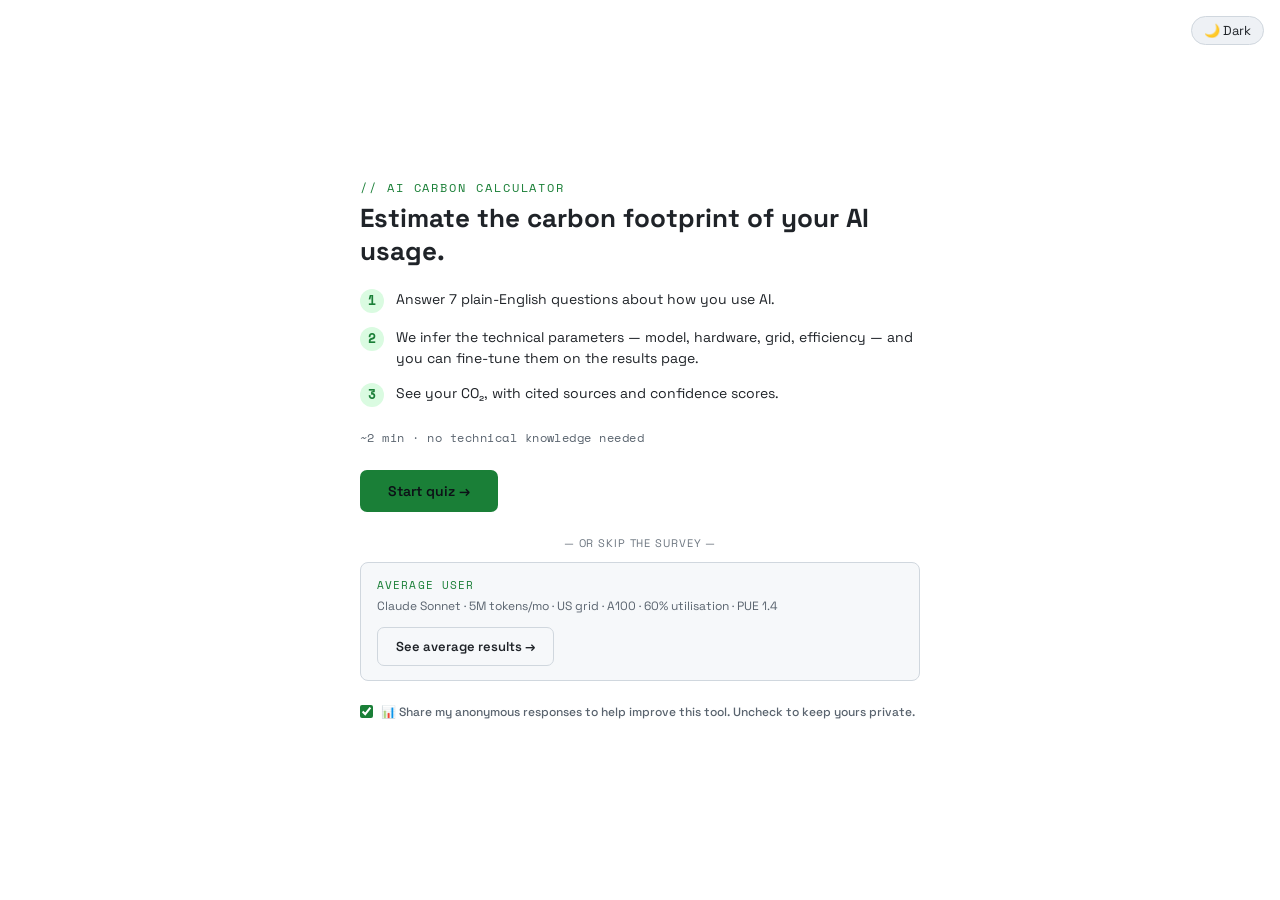
<file: index.html>
<!DOCTYPE html>
<html lang="en">
<head>
<meta charset="UTF-8">
<meta name="viewport" content="width=device-width, initial-scale=1.0">
<title>AI Carbon Calculator</title>
<style>
@import url('https://fonts.googleapis.com/css2?family=Space+Grotesk:wght@300;400;500;600;700&family=Space+Mono:wght@400;700&display=swap');

:root {
  --bg:        #0d1117;
  --surface:   #161b22;
  --surface2:  #1c2330;
  --border:    #444c56;       /* was #30363d — lifted for AA non-text contrast */
  --green:     #3fb950;
  --green-dim: #122d1a;
  --amber:     #e3b341;
  --amber-dim: #3d2f0a;
  --red:       #ff7b72;        /* was #f85149 — lifted for 4.5:1 on bg */
  --red-dim:   #3d0f0d;
  --blue:      #79b8ff;        /* was #58a6ff — lifted for 4.5:1 on bg */
  --purple:    #bc8cff;
  --text:      #e6edf3;
  --muted:     #b1bac4;        /* was #8b949e — lifted for AA on small text */
  --dim:       #8b949e;        /* was #484f58 — lifted to meet 4.5:1 on bg */
  --divider:   #21262d;        /* low-contrast row separator (less "griddy") */
  /* equivalents-only accents — deliberately distinct from every semantic colour above */
  --teal:      #2fd4c6;        /* trees/yr to offset */
  --orange:    #ff9d3c;        /* km driven */
  --pink:      #ff8ad4;        /* USD cost */
  --focus:     #79c0ff;        /* high-contrast focus ring */
  --mono:      'Space Mono', monospace;
  --sans:      'Space Grotesk', sans-serif;
}

/* ── Light theme — accents darkened for AA 4.5:1 on white ── */
[data-theme="light"] {
  --bg:        #ffffff;
  --surface:   #f6f8fa;
  --surface2:  #eef1f5;
  --border:    #d0d7de;
  --divider:   #eaecef;
  --teal:      #0f766e;        /* trees/yr to offset (AA on white) */
  --orange:    #b35900;        /* km driven (AA on white) */
  --pink:      #b83280;        /* USD cost (AA on white) */
  --green:     #1a7f37;
  --green-dim: #dafbe1;
  --amber:     #9a6700;
  --amber-dim: #fff8c5;
  --red:       #cf222e;
  --red-dim:   #ffebe9;
  --blue:      #0969da;
  --purple:    #8250df;
  --text:      #1f2328;
  --muted:     #59636e;
  --dim:       #6e7781;
  --focus:     #0969da;
}

/* ── Accessible focus rings: visible on every interactive control ── */
:focus { outline: none; }
:focus-visible {
  outline: 2px solid var(--focus);
  outline-offset: 2px;
  border-radius: 4px;
}
/* sliders need a different treatment so the ring doesn't clip the thumb */
input[type=range]:focus-visible {
  outline: 2px solid var(--focus);
  outline-offset: 4px;
}

/* visually-hidden helper for screen-reader-only labels */
.sr-only {
  position: absolute !important;
  width: 1px; height: 1px;
  padding: 0; margin: -1px;
  overflow: hidden; clip: rect(0,0,0,0);
  white-space: nowrap; border: 0;
}

*{box-sizing:border-box;margin:0;padding:0;}
html,body{height:100%;}
body{background:var(--bg);color:var(--text);font-family:var(--sans);min-height:100vh;padding:0;}

/* ══════════════════════════════════════════
   INTRO / LANDING
══════════════════════════════════════════ */
#intro {
  position:relative;
  min-height:100vh;
  display:flex;flex-direction:column;
  align-items:center;justify-content:center;
  padding:32px 20px;
}
.theme-toggle{
  position:absolute; top:16px; right:16px;
  background:var(--surface2); border:1px solid var(--border); color:var(--text);
  border-radius:20px; padding:5px 12px; font-size:13px; font-family:inherit; cursor:pointer;
}
.theme-toggle:hover{ border-color:var(--muted); }
.consent{display:flex;gap:8px;align-items:flex-start;margin-top:22px;
  font-size:12px;color:var(--muted);line-height:1.5;cursor:pointer;}
.consent input{margin-top:2px;accent-color:var(--green);}
.intro-title {
  font-size:26px;font-weight:700;line-height:1.25;margin-bottom:22px;
}
.intro-steps {
  list-style:none;display:flex;flex-direction:column;gap:14px;margin-bottom:22px;
}
.intro-steps li {
  display:flex;align-items:flex-start;gap:12px;
  font-size:14px;line-height:1.5;color:var(--text);
}
.intro-step-n {
  flex:none;width:24px;height:24px;border-radius:50%;
  background:var(--green-dim);color:var(--green);
  font-family:var(--mono);font-size:13px;font-weight:700;
  display:flex;align-items:center;justify-content:center;
}
.intro-meta {
  font-family:var(--mono);font-size:12px;color:var(--muted);
  letter-spacing:.04em;margin-bottom:24px;
}
.intro-start {
  align-self:flex-start;
}
.intro-or {
  font-size:11px;color:var(--dim);text-transform:uppercase;letter-spacing:.08em;
  text-align:center;margin:24px 0 12px;
}
.intro-default {
  background:var(--surface);border:1px solid var(--border);border-radius:8px;padding:14px 16px;
}
.intro-default-lbl {
  font-family:var(--mono);font-size:11px;letter-spacing:.1em;text-transform:uppercase;
  color:var(--green);margin-bottom:4px;
}
.intro-default-vals {
  font-size:12px;color:var(--muted);line-height:1.5;margin-bottom:12px;
}

/* ══════════════════════════════════════════
   WIZARD
══════════════════════════════════════════ */
#wizard {
  min-height:100vh;
  display:flex;
  flex-direction:column;
  align-items:center;
  justify-content:center;
  padding:32px 20px;
}

.wiz-shell {
  width:100%;
  max-width:560px;
}

.wiz-eye {
  font-family:var(--mono);font-size:12px;letter-spacing:.16em;
  text-transform:uppercase;color:var(--green);margin-bottom:6px;
}

.wiz-title {
  font-size:22px;font-weight:700;margin-bottom:4px;
}

.wiz-sub {
  font-size:13px;color:var(--muted);margin-bottom:28px;line-height:1.5;
}

/* progress */
.prog-bar {
  height:3px;background:var(--border);border-radius:2px;margin-bottom:28px;overflow:hidden;
}
.prog-fill {
  height:100%;background:var(--green);border-radius:2px;transition:width .4s ease;
}
.prog-label {
  font-family:var(--mono);font-size:12px;color:var(--muted);margin-bottom:8px;
  display:flex;justify-content:space-between;
}

/* step card */
.step-card {
  background:var(--surface);border:1px solid var(--border);border-radius:10px;
  padding:28px;margin-bottom:16px;
  animation:fadeUp .3s ease;
}
@keyframes fadeUp{from{opacity:0;transform:translateY(12px)}to{opacity:1;transform:translateY(0)}}

.step-q {
  font-size:17px;font-weight:600;line-height:1.4;margin-bottom:6px;
}
.step-hint {
  font-size:12px;color:var(--muted);margin-bottom:20px;line-height:1.5;
}
.step-why {
  font-size:12px;color:var(--muted);margin-top:14px;padding-top:10px;
  border-top:1px solid var(--border);line-height:1.5;font-style:italic;
}

/* likert */
.likert {
  display:flex;gap:8px;
}
.likert-opt {
  flex:1;display:flex;flex-direction:column;align-items:center;gap:6px;
  cursor:pointer;position:relative;
}
/* Visually hide the radio input but keep it focusable for screen-reader users */
.likert-opt input{
  position:absolute;opacity:0;width:100%;height:100%;top:0;left:0;
  margin:0;cursor:pointer;
}
.likert-opt input:focus-visible ~ .likert-btn{
  outline:2px solid var(--focus);outline-offset:2px;
}
.likert-btn {
  width:100%;padding:10px 4px;border-radius:7px;border:1px solid var(--border);
  background:var(--surface2);font-family:var(--mono);font-size:13px;
  color:var(--text);text-align:center;cursor:pointer;transition:all .18s;
  line-height:1.3;
}
.likert-opt input:checked ~ .likert-btn,
.likert-btn.selected,
.likert-btn[aria-checked="true"] {
  border-color:var(--green);background:var(--green-dim);color:var(--green);
}
.likert-lbl {
  font-size:12px;color:var(--muted);text-align:center;line-height:1.3;
}

/* choice grid */
.choice-grid {
  display:grid;gap:8px;
}
.choice-grid.cols2{grid-template-columns:1fr 1fr;}
.choice-grid.cols1{grid-template-columns:1fr;}

.choice-opt {
  background:var(--surface2);border:1px solid var(--border);border-radius:7px;
  padding:12px 14px;cursor:pointer;transition:all .18s;
  display:flex;flex-direction:column;gap:3px;
  text-align:left;width:100%;color:inherit;font-family:inherit;
}
.choice-opt:hover{border-color:var(--muted);}
.choice-opt.selected,
.choice-opt[aria-checked="true"]{border-color:var(--green);background:var(--green-dim);}
.choice-main{font-size:14px;font-weight:600;}
.choice-sub{font-size:12px;color:var(--muted);line-height:1.4;}
.choice-opt.selected .choice-sub,
.choice-opt[aria-checked="true"] .choice-sub{color:var(--green);opacity:.85;}

/* token input */
.tok-wrap{display:flex;flex-direction:column;gap:10px;}
.tok-input-row{display:flex;gap:10px;align-items:center;}
.tok-input-row input{
  flex:1;background:var(--surface2);border:1px solid var(--border);border-radius:7px;
  color:var(--text);font-family:var(--mono);font-size:18px;padding:12px 14px;
  outline:none;transition:border-color .2s;
}
.tok-input-row input:focus{border-color:var(--green);}
.tok-unit{font-family:var(--mono);font-size:13px;color:var(--muted);white-space:nowrap;}
.tok-sub{font-size:11px;text-transform:uppercase;letter-spacing:.08em;color:var(--green);
  font-weight:600;margin-bottom:10px;}
.tok-presets{display:grid;grid-template-columns:repeat(4,1fr);gap:8px;margin-bottom:8px;}
.tok-divider{display:flex;align-items:center;gap:10px;color:var(--dim);font-size:11px;margin:18px 0 12px;}
.tok-divider::before,.tok-divider::after{content:"";flex:1;height:1px;background:var(--divider);}
.tok-custom-lbl{display:block;font-size:11px;text-transform:uppercase;letter-spacing:.08em;
  color:var(--muted);margin-bottom:8px;}
.tok-preset{
  background:var(--surface2);border:1px solid var(--border);border-radius:5px;
  padding:6px 10px;font-size:12px;font-family:var(--mono);color:var(--text);
  cursor:pointer;transition:all .15s;text-align:center;
}
.tok-preset:hover,.tok-preset.sel,.tok-preset[aria-pressed="true"]{
  border-color:var(--green);color:var(--green);background:var(--green-dim);
}
.tok-preset-sub{font-size:11px;color:var(--muted);}
.tok-preset:hover .tok-preset-sub,
.tok-preset.sel .tok-preset-sub,
.tok-preset[aria-pressed="true"] .tok-preset-sub{color:var(--green);opacity:.85;}
.tok-fallback{font-size:12px;color:var(--muted);margin-top:4px;}

/* nav */
.wiz-nav{display:flex;justify-content:space-between;align-items:center;gap:12px;}
.btn {
  padding:10px 22px;border-radius:7px;font-family:var(--sans);font-size:13px;
  font-weight:600;cursor:pointer;transition:all .2s;border:none;
}
.btn-back{background:none;border:1px solid var(--border);color:var(--muted);}
.btn-back:hover{border-color:var(--muted);color:var(--text);}
.btn-next{background:var(--green);color:#0d1117;}
.btn-next:hover{filter:brightness(1.1);}
.btn-next:disabled{background:var(--border);color:var(--dim);cursor:not-allowed;}
.btn-calc{background:var(--green);color:#0d1117;padding:12px 28px;font-size:14px;}
.btn-calc:hover{filter:brightness(1.1);}

.btn-redo{background:none;border:1px solid var(--border);color:var(--text);padding:10px 18px;
  border-radius:7px;font-family:var(--sans);font-size:13px;cursor:pointer;transition:all .2s;}
.btn-redo:hover,.btn-redo:focus-visible{border-color:var(--muted);color:var(--text);}

/* ══════════════════════════════════════════
   CALCULATOR
══════════════════════════════════════════ */
#calcScreen{display:none;padding:28px 20px 72px;}

.hdr{max-width:920px;margin:0 auto 24px;border-bottom:1px solid var(--border);padding-bottom:18px;}
.hdr-eye{font-family:var(--mono);font-size:12px;letter-spacing:.16em;text-transform:uppercase;color:var(--green);margin-bottom:6px;}
.hdr h1{font-size:24px;font-weight:700;line-height:1.2;margin-bottom:4px;}
.hdr p{color:var(--muted);font-size:14px;line-height:1.5;max-width:560px;}
.hdr-retake{font-size:13px;color:var(--blue);background:none;border:none;padding:0;cursor:pointer;text-decoration:underline;margin-top:6px;display:inline-block;font-family:inherit;}

.wrap{max-width:920px;margin:0 auto;display:grid;grid-template-columns:1fr 1fr;gap:14px;}
.full{grid-column:1/-1;}

.card{background:var(--surface);border:1px solid var(--border);border-radius:8px;padding:16px;}
.clabel{font-family:var(--mono);font-size:12px;letter-spacing:.12em;text-transform:uppercase;
  color:var(--muted);margin-bottom:12px;display:flex;align-items:center;gap:8px;}
.clabel::after{content:'';flex:1;height:1px;background:var(--border);}

.igroup{margin-bottom:12px;}
.igroup:last-child{margin-bottom:0;}
.irow{display:flex;justify-content:space-between;align-items:baseline;margin-bottom:4px;}
label{font-size:13px;font-weight:500;}
.ival{font-family:var(--mono);font-size:13px;color:var(--blue);}
.info-tip{display:none;margin-left:6px;color:var(--blue);cursor:help;font-size:12px;}
.info-tip.on{display:inline;}
.surveyed{font-family:var(--mono);font-size:11px;color:var(--green);
  background:var(--green-dim);padding:2px 6px;border-radius:3px;margin-left:6px;}

input[type=range]{width:100%;-webkit-appearance:none;appearance:none;height:3px;
  background:var(--border);border-radius:2px;outline:none;cursor:pointer;margin:3px 0;}
input[type=range]::-webkit-slider-thumb{-webkit-appearance:none;width:13px;height:13px;
  border-radius:50%;background:var(--blue);cursor:pointer;transition:transform .1s;}
input[type=range]::-webkit-slider-thumb:hover{transform:scale(1.3);}

input[type=number],select{background:var(--surface2);border:1px solid var(--border);
  border-radius:6px;color:var(--text);font-family:var(--sans);font-size:13px;
  padding:7px 10px;width:100%;outline:none;transition:border-color .2s;}
input[type=number]:focus,select:focus{border-color:var(--blue);}
input[type=number]{font-family:var(--mono);}
.hint{font-size:12px;color:var(--muted);margin-top:3px;line-height:1.5;}

.split-bar{display:flex;height:7px;border-radius:4px;overflow:hidden;margin:5px 0;}
.split-in{background:var(--blue);transition:width .2s;}
.split-out{background:var(--purple);flex:1;}
.split-legend{display:flex;gap:14px;font-size:12px;color:var(--muted);}
.dot{width:7px;height:7px;border-radius:50%;display:inline-block;}

/* results */
.rgrid{display:grid;grid-template-columns:repeat(4,1fr);gap:10px;margin-bottom:12px;}
.rcell{background:var(--surface2);border:1px solid var(--border);border-radius:7px;
  padding:12px 8px;text-align:center;}
.rnum{font-family:var(--mono);font-size:20px;font-weight:700;line-height:1;margin-bottom:3px;color:var(--text);}
/* equivalents get their own accents (carbon headline stays impact-coloured via JS) */
.c-km{color:var(--orange);}
.c-trees{color:var(--teal);}
.c-cost{color:var(--pink);}
.runit{font-size:12px;color:var(--muted);text-transform:uppercase;letter-spacing:.06em;margin-bottom:2px;}
.rlbl{font-size:12px;color:var(--muted);}
.cg{color:var(--green);}.ca{color:var(--amber);}.cb{color:var(--blue);}.cr{color:var(--red);}

.pertok-row{background:var(--surface2);border:1px solid var(--border);border-radius:7px;
  padding:11px 14px;display:flex;justify-content:space-between;align-items:center;margin-bottom:12px;}

.disclosure{display:flex;gap:9px;align-items:flex-start;
  background:var(--amber-dim);border:1px solid var(--amber);border-radius:6px;
  padding:10px 12px;margin-bottom:12px;font-size:12px;line-height:1.55;color:var(--text);}
.disclosure .disclosure-icon{flex:none;}
.disclosure b{color:var(--amber);}

/* Insights & actions */
.ins-block{margin-bottom:14px;}
.ins-block:last-child{margin-bottom:0;}
.ins-h{font-size:13px;font-weight:600;color:var(--text);margin-bottom:6px;}
.ins-line{font-size:13px;line-height:1.5;color:var(--text);border-left:3px solid var(--green);
  padding-left:10px;margin-bottom:6px;}
.ins-line b{color:var(--green);}
.ins-principle{color:var(--muted);}
.ins-principle b{color:var(--text);}
.ins-list{margin:0;padding-left:18px;}
.ins-list li{font-size:12px;line-height:1.6;color:var(--muted);}
.ins-list li b{color:var(--text);}

.btn-share{background:var(--surface2);border:1px solid var(--green);color:var(--green);
  padding:9px 16px;border-radius:6px;font-family:var(--sans);font-size:13px;font-weight:600;
  cursor:pointer;transition:all .2s;}
.btn-share:hover,.btn-share:focus-visible{background:var(--green-dim);}
.share-toast{font-family:var(--mono);font-size:12px;color:var(--green);
  align-self:center;opacity:0;transition:opacity .25s;}
.share-toast.show{opacity:1;}

.eqbox{background:var(--surface2);border:1px solid var(--border);border-radius:6px;
  padding:14px 16px;font-family:var(--mono);font-size:12px;line-height:1.5;color:var(--text);}
.eqledger{display:flex;flex-direction:column;}
.eq-head{color:var(--blue);margin-bottom:4px;}
.eq-sec{color:var(--muted);text-transform:uppercase;letter-spacing:.1em;
  font-size:11px;margin:10px 0 4px;}
.eq-row{display:flex;justify-content:space-between;align-items:baseline;
  gap:12px;padding:3px 0;}
.eq-row > span:first-child{color:var(--muted);}
.eq-val{color:var(--green);white-space:nowrap;font-weight:500;}
.eq-tag{color:var(--dim);font-size:10px;text-transform:uppercase;letter-spacing:.06em;}
.eq-total{display:flex;justify-content:space-between;align-items:baseline;gap:12px;
  border-top:1px solid var(--border);margin-top:8px;padding-top:8px;font-weight:700;}
.eq-total .eq-val{color:var(--green);font-size:13px;}
.eq-pertok{display:flex;justify-content:flex-end;color:var(--muted);font-size:11px;margin-top:3px;}

.cbar-wrap{margin-bottom:8px;}
.cbar-top{display:flex;justify-content:space-between;font-size:13px;color:var(--text);margin-bottom:3px;}
.cbar{height:4px;background:var(--border);border-radius:3px;overflow:hidden;}
.cbar-fill{height:100%;border-radius:3px;transition:width .4s ease;}

.cmp-row{display:flex;align-items:center;gap:10px;padding:6px 8px;border-radius:7px;
  font-family:var(--mono);font-size:13px;margin-bottom:6px;}
.cmp-row.you{background:var(--surface2);border:1px solid var(--border);}
.cmp-name{flex:0 0 150px;color:var(--text);}
.cmp-you{font-size:10px;color:var(--blue);border:1px solid var(--blue);border-radius:4px;
  padding:0 5px;margin-left:6px;font-family:var(--sans);}
.cmp-track{flex:1;height:14px;background:var(--surface2);border-radius:3px;overflow:hidden;}
.cmp-bar{height:100%;background:var(--dim);border-radius:3px;}
.cmp-val{flex:0 0 auto;color:var(--text);font-weight:700;min-width:70px;text-align:right;}

.atbl{width:100%;border-collapse:collapse;font-size:13px;}
.atbl th{text-align:left;color:var(--muted);font-weight:500;padding:6px 8px;
  border-bottom:1px solid var(--border);font-family:var(--mono);font-size:12px;
  text-transform:uppercase;letter-spacing:.08em;}
.atbl td{padding:7px 8px;border-bottom:1px solid var(--divider);color:var(--muted);vertical-align:top;}
.atbl td:first-child{color:var(--text);font-weight:500;}
.atbl td:nth-child(2){font-family:var(--mono);color:var(--green);}
.atbl td.contrib{color:var(--muted);font-size:12px;line-height:1.5;}
.atbl a{color:var(--blue);text-decoration:underline;font-size:12px;font-family:var(--mono);}
.atbl a:hover{color:var(--focus);}

.badge{display:inline-block;padding:3px 7px;border-radius:3px;
  font-family:var(--mono);font-size:11px;font-weight:700;letter-spacing:.05em;}
.bl{background:var(--green-dim);color:var(--green);}
.bm{background:var(--amber-dim);color:var(--amber);}
.bh{background:var(--red-dim);color:var(--red);}

.tog{background:none;border:1px solid var(--border);border-radius:6px;color:var(--text);
  cursor:pointer;font-family:var(--sans);font-size:13px;padding:6px 12px;
  transition:all .2s;margin-top:8px;}
.tog:hover,.tog:focus-visible{border-color:var(--green);color:var(--green);}
.adv{display:none;margin-top:10px;}
.adv.open{display:block;}
/* "More information" button row */
.more-h{font-family:var(--mono);font-size:12px;color:var(--muted);text-transform:uppercase;
  letter-spacing:.08em;margin:18px 0 10px;text-align:center;}
.more-btns{display:flex;flex-wrap:wrap;gap:8px;justify-content:center;}
.more-btns .tog{margin-top:0;}
.subdiv{font-family:var(--mono);font-size:12px;color:var(--muted);text-transform:uppercase;
  letter-spacing:.1em;margin:8px 0 6px;}

.loc-tbl{width:100%;font-size:13px;border-collapse:collapse;}
.loc-tbl td{padding:8px 4px;border-bottom:1px solid var(--divider);}
.loc-tbl td:last-child{font-family:var(--mono);text-align:right;}
.loc-tbl tr.active-loc td{color:var(--green);}
.loc-tbl tr{cursor:pointer;}
.loc-tbl tr:hover td{color:var(--text);background:var(--surface2);}
.loc-tbl tr:focus-visible{outline:2px solid var(--focus);outline-offset:-2px;}

.grid-or{font-size:11px;color:var(--dim);text-transform:uppercase;letter-spacing:.08em;
  margin:6px 0;text-align:center;}
</style>
</head>
<body>

<!-- ══════════════════════════════════════════
     INTRO / LANDING SCREEN
══════════════════════════════════════════ -->
<main id="intro" aria-labelledby="introTitle">
<div class="wiz-shell">
  <div class="wiz-eye" aria-hidden="true">// AI Carbon Calculator</div>
  <button id="themeToggle" class="theme-toggle" type="button"
          aria-label="Switch between light and dark theme" onclick="toggleTheme()">☀️ Light</button>
  <h1 class="intro-title" id="introTitle">Estimate the carbon footprint of your AI usage.</h1>

  <ol class="intro-steps">
    <li><span class="intro-step-n" aria-hidden="true">1</span><span>Answer 7 plain-English questions about how you use AI.</span></li>
    <li><span class="intro-step-n" aria-hidden="true">2</span><span>We infer the technical parameters — model, hardware, grid, efficiency — and you can fine-tune them on the results page.</span></li>
    <li><span class="intro-step-n" aria-hidden="true">3</span><span>See your CO₂, with cited sources and confidence scores.</span></li>
  </ol>

  <p class="intro-meta">~2 min · no technical knowledge needed</p>

  <button class="btn btn-calc intro-start" onclick="startQuiz()" type="button">Start quiz →</button>

  <div class="intro-or" aria-hidden="true">— or skip the survey —</div>
  <div class="intro-default">
    <div class="intro-default-lbl">Average user</div>
    <div class="intro-default-vals">Claude Sonnet · 5M tokens/mo · US grid · A100 · 60% utilisation · PUE 1.4</div>
    <button class="btn btn-redo" onclick="runDefaults()" type="button">See average results →</button>
  </div>

  <label class="consent" for="consentChk">
    <input type="checkbox" id="consentChk" checked>
    <span>📊 Share my anonymous responses to help improve this tool. Uncheck to keep yours private.</span>
  </label>
</div>
</main>

<!-- ══════════════════════════════════════════
     WIZARD SCREEN
══════════════════════════════════════════ -->
<main id="wizard" aria-labelledby="wizTitle" style="display:none">
<div class="wiz-shell">
  <div class="wiz-eye" aria-hidden="true">// AI Carbon Calculator</div>
  <h1 class="wiz-title" id="wizTitle">Let's profile your AI usage</h1>
  <p class="wiz-sub">7 quick questions. No technical knowledge needed — we'll infer the parameters from your answers.</p>

  <div class="prog-label" aria-live="polite" aria-atomic="true">
    <span id="stepLabel">Question 1 of 8</span>
    <span id="stepPct">0%</span>
  </div>
  <div class="prog-bar"
       role="progressbar"
       aria-label="Survey progress"
       aria-valuemin="0" aria-valuemax="100" aria-valuenow="0"
       id="progBar">
    <div class="prog-fill" id="progFill" style="width:0%"></div>
  </div>

  <div id="stepContainer"></div>

  <nav class="wiz-nav" aria-label="Survey navigation">
    <button class="btn btn-back" id="btnBack" onclick="wizBack()" style="visibility:hidden" type="button">← Back</button>
    <button class="btn btn-next" id="btnNext" onclick="wizNext()" disabled type="button">Next →</button>
  </nav>
</div>
</main>

<!-- ══════════════════════════════════════════
     CALCULATOR SCREEN
══════════════════════════════════════════ -->
<main id="calcScreen" aria-labelledby="calcTitle" style="display:none;">
<div class="hdr">
  <div class="hdr-eye" aria-hidden="true">// AI Carbon Impact Calculator</div>
  <h1 id="calcTitle">Your Monthly AI Carbon Footprint</h1>
  <p>Results calibrated from your survey. Expand “⚙ Explore parameters” below to fine-tune any value.</p>
  <button class="hdr-retake" onclick="retakeSurvey()" type="button">↺ Retake survey to recalibrate</button>
</div>

<div class="wrap">

  <!-- RESULTS (outcome-first) -->
  <div class="card full">
    <div class="clabel">Results — this month</div>

    <div class="rgrid" id="resultsLive" aria-live="polite" aria-atomic="true">
      <div class="rcell"><div class="rnum" id="r-co2" aria-label="Total kilograms of CO2">—</div><div class="runit">kg CO₂</div><div class="rlbl">total</div></div>
      <div class="rcell"><div class="rnum c-km" id="r-km" aria-label="Equivalent kilometers driven by car">—</div><div class="runit">km driven</div><div class="rlbl">car equiv.</div></div>
      <div class="rcell"><div class="rnum c-trees" id="r-trees" aria-label="Trees per year to offset">—</div><div class="runit">trees/yr</div><div class="rlbl">to offset</div></div>
      <div class="rcell"><div class="rnum c-cost" id="r-cost" aria-label="Cost in US dollars at $50 per tonne carbon">—</div><div class="runit">USD</div><div class="rlbl">@ $50/t CO₂</div></div>
    </div>

    <div class="pertok-row">
      <span style="font-size:13px;color:var(--muted)">g CO₂ per token</span>
      <span class="rnum" id="r-pertok" style="font-size:17px" aria-label="Grams of CO2 per token">—</span>
    </div>

    <div class="disclosure" role="note">
      <span class="disclosure-icon" aria-hidden="true">⚠️</span>
      <span><b>This is probably an underestimate.</b> It counts operational inference energy plus amortised GPU manufacturing only. Because providers don't disclose full life-cycle data for LLMs or their infrastructure — model training, networking, cooling water, and the embodied carbon of non-GPU hardware are all excluded — your real footprint is likely higher.</span>
    </div>

    <div class="igroup" style="margin-top:16px;display:flex;gap:8px;flex-wrap:wrap">
      <button class="btn-share" id="btnShare" onclick="shareResults()" type="button"
              aria-label="Copy a shareable link to these results">🔗 Share results</button>
      <span class="share-toast" id="shareToast" role="status" aria-live="polite"></span>
    </div>
  </div>

  <!-- INSIGHTS & ACTIONS -->
  <div class="card full">
    <div class="clabel">Insights &amp; actions</div>
    <div id="insights" aria-live="polite"></div>
  </div>

  <!-- SCENARIO COMPARISON (stays visible) -->
  <div class="card full">
    <div class="clabel">Scenario comparison — same token volume, different models</div>
    <div class="cmp-grid" id="cmpGrid">…</div>
    <div class="hint" style="margin-top:8px">Recalculated live using your current hardware and grid settings.</div>
  </div>

  <!-- MORE INFORMATION — four collapsible panels behind one button row -->
  <div class="full">
    <div class="more-h">More information</div>
    <div class="more-btns">
      <button class="tog" onclick="toggleParams()" type="button"
              aria-expanded="false" aria-controls="paramsSec" id="paramsTog">⚙ Explore parameters</button>
      <button class="tog" onclick="toggleTrace()" type="button"
              aria-expanded="false" aria-controls="traceSec" id="traceTog">▸ Calculation trace</button>
      <button class="tog" onclick="toggleConf()" type="button"
              aria-expanded="false" aria-controls="confSec" id="confTog">▸ Estimate confidence</button>
      <button class="tog" onclick="toggleAssump()" type="button"
              aria-expanded="false" aria-controls="assumpSec" id="assumpTog">▸ Assumptions &amp; sources</button>
    </div>

    <div class="adv" id="paramsSec" role="region" aria-labelledby="paramsTog">

      <div class="card" style="margin-top:10px">
        <div class="clabel">Model &amp; usage</div>
        <div class="igroup">
          <label>AI tool</label>
          <select id="tool" onchange="onToolSelect()">
            <option value="claude" selected>Claude (Anthropic)</option>
            <option value="fuelix">FuelIX (TELUS)</option>
            <option value="gpt">GPT (OpenAI)</option>
            <option value="gemini">Gemini (Google)</option>
          </select>
        </div>
        <div class="igroup" id="claudeModelWrap">
          <label>Claude model <span class="info-tip" id="tip-model" tabindex="0" role="img"></span></label>
          <div class="hint" style="margin-bottom:6px">Pick the model you use most — we'll base the estimate on that one.</div>
          <select id="claudeModel" onchange="recalc()">
            <option value="haiku">Haiku — fast / light tasks</option>
            <option value="sonnet" selected>Sonnet — balanced</option>
            <option value="opus">Opus — complex reasoning</option>
          </select>
        </div>
        <div class="igroup" id="fuelixModelWrap" style="display:none">
          <label>Model size estimate</label>
          <select id="fuelixModel" onchange="recalc()">
            <option value="fuelix_small">Small (~7B)</option>
            <option value="fuelix_medium" selected>Medium (~13–35B)</option>
            <option value="fuelix_large">Large (~70B+)</option>
          </select>
        </div>
        <div class="igroup">
          <label>Monthly tokens</label>
          <div class="irow">
            <label>Output token fraction <span class="surveyed">from survey</span> <span class="info-tip" id="tip-out" tabindex="0" role="img"></span></label>
            <span class="ival" id="outPctLbl">75%</span>
          </div>
          <input type="range" id="outPct" min="5" max="95" value="75"
                 aria-label="Output token fraction, percent"
                 aria-valuetext="75 percent"
                 oninput="document.getElementById('outPctLbl').textContent=this.value+'%';
                          document.getElementById('splitIn').style.width=(100-this.value)+'%';
                          this.setAttribute('aria-valuetext', this.value+' percent');
                          recalc();">
          <div class="split"><div class="split-in" id="splitIn" style="width:25%"></div><div class="split-out"></div></div>
          <div class="split-legend" aria-hidden="true">
            <span><span class="dot" style="background:var(--blue)"></span>Input — cheaper, parallel</span>
            <span><span class="dot" style="background:var(--purple)"></span>Output — ~5× costlier</span>
          </div>
        </div>
        <div class="igroup">
          <label for="tokens">Total tokens / month</label>
          <input type="number" id="tokens" value="5000000" min="0" step="100000" onchange="recalc()">
        </div>
      </div>

      <div class="card" style="margin-top:14px">
        <div class="clabel">Hardware</div>
        <div class="igroup">
          <label>GPU type <span class="surveyed">from survey</span> <span class="info-tip" id="tip-gpu" tabindex="0" role="img"></span></label>
          <select id="gpu" onchange="recalc()">
            <option value="h100">NVIDIA H100 SXM5 (700W) — frontier cloud</option>
            <option value="a100" selected>NVIDIA A100 SXM4 (400W) — common cloud</option>
            <option value="a100pcie">NVIDIA A100 PCIe (300W)</option>
            <option value="unknown">Unknown / mixed (A100 proxy)</option>
          </select>
        </div>
        <div class="igroup">
          <div class="irow">
            <label>Hardware utilisation <span class="surveyed">from survey</span> <span class="info-tip" id="tip-util" tabindex="0" role="img"></span></label>
            <span class="ival" id="utilLbl">60%</span>
          </div>
          <input type="range" id="util" min="10" max="100" value="60"
                 aria-label="Hardware utilisation, percent"
                 aria-valuetext="60 percent"
                 oninput="document.getElementById('utilLbl').textContent=this.value+'%';
                          this.setAttribute('aria-valuetext', this.value+' percent');
                          recalc();">
          <div class="hint">Low = energy wasted idling. Interactive use → lower than batch pipelines.</div>
        </div>
        <div class="igroup">
          <div class="irow">
            <label>PUE — data centre overhead <span class="surveyed">from survey</span> <span class="info-tip" id="tip-pue" tabindex="0" role="img"></span></label>
            <span class="ival" id="pueLbl">1.40</span>
          </div>
          <input type="range" id="pue" min="1.0" max="2.5" step="0.05" value="1.4"
                 aria-label="Power Usage Effectiveness"
                 aria-valuetext="1.40"
                 oninput="document.getElementById('pueLbl').textContent=parseFloat(this.value).toFixed(2);
                          this.setAttribute('aria-valuetext', parseFloat(this.value).toFixed(2));
                          recalc();">
          <div class="hint">1.2 = hyperscaler. 1.4 = typical cloud. 2.0+ = on-prem.</div>
        </div>
        <button class="tog" onclick="toggleAdv()" type="button"
                aria-expanded="false" aria-controls="advSec" id="togBtn">⚙ Show embodied carbon settings</button>
        <div class="adv" id="advSec" role="region" aria-labelledby="togBtn">
          <div class="subdiv">Embodied carbon</div>
          <div class="igroup">
            <div class="irow"><label>GPU manufacturing CO₂ (kg)</label><span class="ival" id="gpuCo2Lbl">200 kg</span></div>
            <input type="range" id="gpuCo2" min="50" max="500" step="10" value="200"
                   aria-label="GPU manufacturing CO2 in kilograms"
                   oninput="document.getElementById('gpuCo2Lbl').textContent=this.value+' kg';
                            this.setAttribute('aria-valuetext', this.value+' kilograms');
                            recalc();">
          </div>
          <div class="igroup">
            <div class="irow"><label>GPU lifetime (years)</label><span class="ival" id="gpuLifeLbl">4 yrs</span></div>
            <input type="range" id="gpuLife" min="1" max="8" value="4"
                   aria-label="GPU lifetime in years"
                   oninput="document.getElementById('gpuLifeLbl').textContent=this.value+' yrs';
                            this.setAttribute('aria-valuetext', this.value+' years');
                            recalc();">
          </div>
          <div class="igroup">
            <div class="irow"><label>Tokens per GPU / month (M)</label><span class="ival" id="gpuTokLbl">50M</span></div>
            <input type="range" id="gpuTok" min="1" max="500" step="5" value="50"
                   aria-label="Tokens per GPU per month, in millions"
                   oninput="document.getElementById('gpuTokLbl').textContent=this.value+'M';
                            this.setAttribute('aria-valuetext', this.value+' million tokens');
                            recalc();">
          </div>
        </div>
      </div>

      <div class="card" style="margin-top:14px">
        <div class="clabel">Electricity grid <span class="surveyed">from survey</span></div>
        <div class="igroup">
          <div class="irow">
            <label>Grid carbon intensity <span class="info-tip" id="tip-grid" tabindex="0" role="img"></span></label>
            <span class="ival" id="gridLbl">136 g CO₂/kWh</span>
          </div>
          <input type="range" id="grid" min="15" max="800" step="5" value="136"
                 aria-label="Grid carbon intensity in grams of CO2 per kilowatt hour"
                 aria-valuetext="136 grams per kilowatt hour"
                 oninput="document.getElementById('gridLbl').textContent=this.value+' g CO₂/kWh';
                          this.setAttribute('aria-valuetext', this.value+' grams per kilowatt hour');
                          updateGridHighlight();recalc();">
          <div class="hint" style="margin-bottom:8px">Drag the slider or choose a region. The grid defaults to where your selected AI tool runs.</div>
          <div class="hint" style="margin-bottom:6px">Claude, GPT and Gemini run predominantly in US data centres (~400 g CO₂/kWh); FuelIX runs on Canadian infrastructure (~120). Adjust by region below if you know where yours runs.</div>
          <div class="grid-or" aria-hidden="true">— or pick a region —</div>
          <table class="loc-tbl" id="locTbl" role="listbox" aria-label="Quick grid presets">
            <tbody>
            <tr data-g="136" class="active-loc" role="option" tabindex="0" aria-selected="true"><td>🇧🇷 Brazil (hydro-heavy)</td><td>136 g/kWh</td></tr>
            <tr data-g="120" role="option" tabindex="0" aria-selected="false"><td>🇨🇦 Canada national avg</td><td>120 g/kWh</td></tr>
            <tr data-g="15"  role="option" tabindex="0" aria-selected="false"><td>🇨🇦 Canada BC (hydro)</td><td>15 g/kWh</td></tr>
            <tr data-g="400" role="option" tabindex="0" aria-selected="false"><td>🇺🇸 US average</td><td>400 g/kWh</td></tr>
            <tr data-g="60"  role="option" tabindex="0" aria-selected="false"><td>🇫🇷 France (nuclear)</td><td>60 g/kWh</td></tr>
            <tr data-g="700" role="option" tabindex="0" aria-selected="false"><td>🇵🇱 Poland (coal)</td><td>700 g/kWh</td></tr>
            </tbody>
          </table>
        </div>
      </div>

    </div>

    <div class="adv" id="traceSec" role="region" aria-labelledby="traceTog">
      <div class="eqbox" id="eqbox" aria-live="polite">…</div>
    </div>

    <div class="adv" id="confSec" role="region" aria-labelledby="confTog">
      <div class="card" style="margin-top:10px">
        <div class="clabel">Estimate confidence</div>
        <div id="confBars"></div>
      </div>
    </div>

    <div class="adv" id="assumpSec" role="region" aria-labelledby="assumpTog">
      <div class="card" style="margin-top:10px">
        <div class="clabel">Assumptions &amp; sources</div>
        <table class="atbl">
          <thead><tr><th>Factor</th><th>Value</th><th>Contribution</th><th>Source</th><th>Unc.</th></tr></thead>
          <tbody id="aBody"></tbody>
        </table>
      </div>
    </div>
  </div>
</div><!-- /wrap -->
</div><!-- /calcScreen -->

<script>
// ── Theme: persisted in localStorage, defaults to OS preference ──
function applyTheme(t){
  document.documentElement.setAttribute('data-theme', t);
  const btn = document.getElementById('themeToggle');
  if (btn) btn.textContent = t === 'light' ? '🌙 Dark' : '☀️ Light';
  try { localStorage.setItem('theme', t); } catch(e) {}
}
function toggleTheme(){
  const cur = document.documentElement.getAttribute('data-theme') || 'dark';
  applyTheme(cur === 'light' ? 'dark' : 'light');
}
(function initTheme(){
  let saved = null; try { saved = localStorage.getItem('theme'); } catch(e) {}
  const sys = (window.matchMedia && window.matchMedia('(prefers-color-scheme: light)').matches) ? 'light' : 'dark';
  applyTheme(saved || sys);
})();

// ── Collection consent: opt-out, remembered in localStorage ──
function hasConsent(){ const c = document.getElementById('consentChk'); return c ? c.checked : false; }
(function initConsent(){
  let v = null; try { v = localStorage.getItem('collectConsent'); } catch(e) {}
  const chk = document.getElementById('consentChk');
  if (!chk) return;
  chk.checked = (v === null) ? true : (v === '1');
  chk.addEventListener('change', () => { try { localStorage.setItem('collectConsent', chk.checked ? '1' : '0'); } catch(e) {} });
})();

// ═══════════════════════════════════════════════════════════
// WIZARD DEFINITION
// ═══════════════════════════════════════════════════════════
const STEPS = [
  {
    id: 'ai_tool',
    q: 'Which AI tools do you mainly use?',
    hint: 'Select all that apply. The first one you pick is treated as your main tool: it sets the model energy profile and the likely hosting region. The others are noted but don\'t change the estimate.',
    why: 'Different tools run different-sized models on different clouds — and that hosting location sets the grid carbon intensity, the single most variable factor in the calculation.',
    type: 'multichoice',
    cols: 2,
    options: [
      { main:'Claude', sub:'Anthropic · US-hosted (AWS/GCP)', val:'claude' },
      { main:'FuelIX', sub:'TELUS · Canadian sovereign infra', val:'fuelix' },
      { main:'GPT',    sub:'OpenAI · US-hosted (Azure)',      val:'gpt' },
      { main:'Gemini', sub:'Google · US-hosted (GCP)',        val:'gemini' },
    ]
  },
  {
    id: 'tokens',
    q: 'How many tokens did you personally use last month?',
    hint: 'Check your personal usage in the AI tool\'s dashboard — look for your own account\'s token count. If you can\'t find it, use the quick estimates below.',
    why: 'This is the only directly measured input — everything else is estimated. Personal usage is what you have reliable access to, and it scales linearly with every output.',
    type: 'tokens'
  },
  {
    id: 'hardware',
    q: 'How does your team access AI — cloud service or on your own servers?',
    hint: 'This affects the data centre overhead (PUE) and the likely GPU generation used.',
    why: 'Cloud providers like AWS/GCP run hyperscaler data centres (PUE ≈ 1.2). On-premise servers are typically less efficient (PUE ≈ 1.5–2.0).',
    type: 'choice',
    cols: 1,
    options: [
      { main:'Cloud API / browser tool', sub:'e.g. Claude.ai, ChatGPT, Gemini — hosted by provider', val:'cloud' },
      { main:'Company-managed cloud', sub:'e.g. AWS/Azure instance managed by your org\'s infra team', val:'corp_cloud' },
      { main:'On-premise servers', sub:'Runs on hardware owned and operated by your organisation', val:'onprem' },
      { main:'Not sure', sub:'Use conservative cloud defaults', val:'unknown' },
    ]
  },
  {
    id: 'output_ratio',
    q: '"My queries are usually much shorter than the answers I get."',
    hint: 'Think about a typical interaction: a short question that produces a long detailed response, vs. pasting a document to be summarised.',
    why: 'Output tokens cost ~5× more energy than input tokens. Getting this ratio right can shift your estimate by 2–3×.',
    type: 'likert',
    opts: ['Strongly disagree','Disagree','Neutral','Agree','Strongly agree'],
    vals: [15, 30, 50, 72, 85]
  },
  {
    id: 'task_type',
    q: '"I mostly use AI for complex reasoning — analysis, writing, detailed explanations — rather than quick lookups."',
    hint: 'Quick lookups and classifications use smaller, faster models. Deep reasoning and generation use larger, more expensive ones.',
    why: 'Task complexity maps to model tier. A 70B model uses roughly 7× more energy per token than a 7B model for the same query.',
    type: 'likert',
    opts: ['Strongly disagree','Disagree','Neutral','Agree','Strongly agree'],
    vals: [0,1,2,3,4]
  },
  {
    id: 'interactive',
    q: '"I use AI in live conversations rather than automated batch pipelines."',
    hint: 'Batch pipelines (e.g. nightly report generation) run at high GPU utilisation. Interactive use sits between queries, leaving GPUs partially idle.',
    why: 'GPU utilisation determines how much idle power is wasted per useful token. Lower utilisation = higher energy per token.',
    type: 'likert',
    opts: ['Strongly disagree','Disagree','Neutral','Agree','Strongly agree'],
    vals: [0,1,2,3,4]
  },
  {
    id: 'frequency',
    q: '"I use AI tools multiple times a day, most working days."',
    hint: 'This helps us judge whether your token figure reflects heavy or light personal usage, and scale annualised impact.',
    why: 'Frequency calibrates the annualised projection in the comparison panel.',
    type: 'likert',
    opts: ['Strongly disagree','Disagree','Neutral','Agree','Strongly agree'],
    vals: [0,1,2,3,4]
  },
];

// ═══════════════════════════════════════════════════════════
// WIZARD STATE
// ═══════════════════════════════════════════════════════════
let currentStep = 0;
const answers = {};

function escapeHtml(s) {
  return String(s).replace(/[&<>"']/g, c => ({'&':'&amp;','<':'&lt;','>':'&gt;','"':'&quot;',"'":'&#39;'}[c]));
}

function renderStep(idx) {
  const s = STEPS[idx];
  const total = STEPS.length;
  const pct = Math.round((idx / total) * 100);
  const qId   = `q_${s.id}`;
  const hintId = `${qId}_hint`;
  const whyId  = `${qId}_why`;

  document.getElementById('stepLabel').textContent = `Question ${idx+1} of ${total}`;
  document.getElementById('stepPct').textContent = pct + '%';
  document.getElementById('progFill').style.width = pct + '%';
  const progBar = document.getElementById('progBar');
  progBar.setAttribute('aria-valuenow', pct);
  progBar.setAttribute('aria-valuetext', `Question ${idx+1} of ${total}, ${pct}% complete`);
  document.getElementById('btnBack').style.visibility = idx === 0 ? 'hidden' : 'visible';
  document.getElementById('btnNext').textContent = idx === total-1 ? 'See results →' : 'Next →';

  let html = `<section class="step-card" aria-labelledby="${qId}" aria-describedby="${hintId} ${whyId}">
    <h2 class="step-q" id="${qId}" style="font-size:17px;font-weight:600;line-height:1.4;margin-bottom:6px">${escapeHtml(s.q)}</h2>
    <p class="step-hint" id="${hintId}">${escapeHtml(s.hint)}</p>`;

  if (s.type === 'likert') {
    html += `<fieldset class="likert-fieldset" style="border:none;padding:0;margin:0">
      <legend class="sr-only">${escapeHtml(s.q)}</legend>
      <div class="likert" role="radiogroup" aria-labelledby="${qId}" aria-describedby="${hintId}">`;
    s.opts.forEach((o, i) => {
      const checked = answers[s.id] === i;
      html += `<label class="likert-opt">
        <input type="radio" name="${qId}" value="${i}" ${checked?'checked':''}
               onchange="selectLikert('${s.id}', ${i})">
        <span class="likert-btn ${checked?'selected':''}" aria-hidden="true">${i+1}</span>
        <span class="likert-lbl">${escapeHtml(o)}</span>
      </label>`;
    });
    html += `</div></fieldset>`;
  }

  else if (s.type === 'choice') {
    html += `<fieldset style="border:none;padding:0;margin:0">
      <legend class="sr-only">${escapeHtml(s.q)}</legend>
      <div class="choice-grid ${s.cols===2?'cols2':'cols1'}" role="radiogroup" aria-labelledby="${qId}" aria-describedby="${hintId}">`;
    const curAns = answers[s.id];
    const tabbedIdx = curAns !== undefined ? curAns : 0;
    s.options.forEach((o, i) => {
      const checked = curAns === i;
      const tab = i === tabbedIdx ? '0' : '-1';
      html += `<button type="button" class="choice-opt ${checked?'selected':''}"
                       role="radio" aria-checked="${checked?'true':'false'}"
                       tabindex="${tab}"
                       data-step="${s.id}" data-idx="${i}"
                       onclick="selectChoice('${s.id}', ${i}, this)"
                       onkeydown="choiceKey(event, this)">
        <span class="choice-main">${escapeHtml(o.main)}</span>
        <span class="choice-sub">${escapeHtml(o.sub)}</span>
      </button>`;
    });
    html += `</div></fieldset>`;
  }

  else if (s.type === 'multichoice') {
    html += `<fieldset style="border:none;padding:0;margin:0">
      <legend class="sr-only">${escapeHtml(s.q)}</legend>
      <div class="choice-grid ${s.cols===2?'cols2':'cols1'}" role="group" aria-labelledby="${qId}" aria-describedby="${hintId}">`;
    const cur = answers[s.id] || [];
    s.options.forEach((o, i) => {
      const checked = cur.includes(i);
      html += `<button type="button" class="choice-opt ${checked?'selected':''}"
                       role="checkbox" aria-checked="${checked?'true':'false'}"
                       data-step="${s.id}" data-idx="${i}"
                       onclick="toggleMulti('${s.id}', ${i}, this)">
        <span class="choice-main">${escapeHtml(o.main)}</span>
        <span class="choice-sub">${escapeHtml(o.sub)}</span>
      </button>`;
    });
    html += `</div></fieldset>`;
  }

  else if (s.type === 'tokens') {
    const saved = answers.tokens || '';
    const tokInputId = 'tokInput';
    html += `<div class="tok-wrap">
      <div class="tok-sub" aria-hidden="true">Quick estimate</div>
      <div class="tok-presets" role="group" aria-label="Quick token estimates">
        ${[['500K','occasional use',500000],['5M','regular use',5000000],
           ['10M','heavy use',10000000],['50M','very heavy use',50000000],
           ['100M','constant use',100000000],['500M','automation / pipeline',500000000],
           ['1B','power user / team',1000000000]]
          .map(([l,sub,v])=>`<button type="button"
              class="tok-preset ${saved==v?'sel':''}"
              data-val="${v}"
              aria-pressed="${saved==v?'true':'false'}"
              aria-label="Use ${l} tokens per month — ${sub}"
              onclick="setTokenPreset(${v},this)">
              ${l}<br><span class="tok-preset-sub">${sub}</span></button>`).join('')}
      </div>
      <div class="tok-divider" aria-hidden="true">or enter your own</div>
      <label for="${tokInputId}" class="tok-custom-lbl">Exact amount</label>
      <div class="tok-input-row">
        <input type="number" id="${tokInputId}" value="${saved}" min="0" step="100000"
               placeholder="e.g. 2800000"
               aria-describedby="${hintId} tokFallback"
               oninput="answers.tokens=+this.value;syncTokenPresets();validateStep();">
        <span class="tok-unit" aria-hidden="true">tokens / month</span>
      </div>
      <div class="tok-fallback" id="tokFallback">Have dashboard access? Enter the exact number above.</div>
    </div>`;
  }

  html += `<p class="step-why" id="${whyId}">💡 Why we ask: ${escapeHtml(s.why)}</p></section>`;
  document.getElementById('stepContainer').innerHTML = html;

  // Move keyboard focus to the new step heading so screen-reader users hear the question.
  const heading = document.getElementById(qId);
  if (heading) {
    heading.setAttribute('tabindex', '-1');
    heading.focus({preventScroll:false});
  }

  // restore validation state
  validateStep();
}

function selectLikert(id, val) {
  answers[id] = val;
  document.querySelectorAll('.likert-opt').forEach((opt, i) => {
    const btn = opt.querySelector('.likert-btn');
    if (btn) btn.classList.toggle('selected', i === val);
  });
  validateStep();
}

function selectChoice(id, val, el) {
  answers[id] = val;
  document.querySelectorAll('.choice-opt').forEach(b => {
    b.classList.remove('selected');
    b.setAttribute('aria-checked', 'false');
    b.setAttribute('tabindex', '-1');
  });
  el.classList.add('selected');
  el.setAttribute('aria-checked', 'true');
  el.setAttribute('tabindex', '0');
  validateStep();
}

// Multi-select (checkbox) toggle. answers[id] is an array of option indices in
// selection order — index 0 is the user's primary/main tool.
function toggleMulti(id, idx, el) {
  const arr = answers[id] || (answers[id] = []);
  const pos = arr.indexOf(idx);
  if (pos >= 0) arr.splice(pos, 1); else arr.push(idx);
  const on = arr.includes(idx);
  el.classList.toggle('selected', on);
  el.setAttribute('aria-checked', on ? 'true' : 'false');
  validateStep();
}

/* Arrow-key navigation for choice radiogroup (WAI-ARIA radio pattern) */
function choiceKey(ev, el) {
  const opts = Array.from(document.querySelectorAll('.choice-opt'));
  const idx = opts.indexOf(el);
  let next = idx;
  if (ev.key === 'ArrowDown' || ev.key === 'ArrowRight') next = (idx + 1) % opts.length;
  else if (ev.key === 'ArrowUp' || ev.key === 'ArrowLeft') next = (idx - 1 + opts.length) % opts.length;
  else if (ev.key === 'Home') next = 0;
  else if (ev.key === 'End') next = opts.length - 1;
  else return;
  ev.preventDefault();
  const target = opts[next];
  const stepId = target.dataset.step;
  const i      = +target.dataset.idx;
  selectChoice(stepId, i, target);
  target.focus();
}

function setTokenPreset(val, el) {
  answers.tokens = val;
  document.getElementById('tokInput').value = val;
  syncTokenPresets();
  validateStep();
}

function syncTokenPresets() {
  document.querySelectorAll('.tok-preset').forEach(p => {
    const match = +p.dataset.val === answers.tokens;
    p.classList.toggle('sel', match);
    p.setAttribute('aria-pressed', match ? 'true' : 'false');
  });
}

function validateStep() {
  const s = STEPS[currentStep];
  let ok = false;
  if (s.type === 'likert' || s.type === 'choice') ok = answers[s.id] !== undefined;
  if (s.type === 'multichoice') ok = Array.isArray(answers[s.id]) && answers[s.id].length > 0;
  if (s.type === 'tokens') ok = answers.tokens > 0;
  document.getElementById('btnNext').disabled = !ok;
}

function wizNext() {
  if (currentStep < STEPS.length - 1) {
    currentStep++;
    renderStep(currentStep);
  } else {
    inferred = buildInference();
    showCalc();
  }
}

function wizBack() {
  if (currentStep > 0) {
    currentStep--;
    renderStep(currentStep);
  }
}

function startQuiz() {
  document.getElementById('intro').style.display  = 'none';
  document.getElementById('wizard').style.display = 'flex';
  currentStep = 0;
  renderStep(0);
}

// ═══════════════════════════════════════════════════════════
// INFERENCE ENGINE
// ═══════════════════════════════════════════════════════════

// AI tools (Q1 multi-select) → energy model + predominant hosting grid.
const TOOL_KEYS   = ['claude', 'fuelix', 'gpt', 'gemini'];   // index order matches the Q1 options
const TOOL_LABELS = { claude:'Claude', fuelix:'FuelIX', gpt:'GPT', gemini:'Gemini' };
const TOOL_GRID   = { claude:400, fuelix:120, gpt:400, gemini:400 };  // g CO₂/kWh of predominant region
const TOOL_HOST   = {
  claude:'US data centres (AWS / Google Cloud)',
  gpt:   'US data centres (Microsoft Azure)',
  gemini:'US data centres (Google Cloud)',
  fuelix:'Canadian sovereign infrastructure (TELUS)',
};

// Output pct from Q4 likert (index 0–4)
const OUT_PCT_MAP = [15, 30, 50, 72, 85];

// Model tier from Q5 (task_type) alone. Task complexity is what maps to a
// model tier; interactivity (Q6) only affects GPU utilisation (see inferUtil),
// so it must NOT pull the tier down — otherwise a very-complex but interactive
// user is wrongly inferred as Sonnet instead of Opus.
function inferModel(taskIdx) {
  if (taskIdx <= 1) return 'haiku';   // strongly disagree / disagree → simple lookups
  if (taskIdx <= 3) return 'sonnet';  // neutral / agree → moderate to complex
  return 'opus';                      // strongly agree → very complex reasoning
}

// GPU from hardware answer
function inferGPU(hwIdx) {
  const map = { cloud:'h100', corp_cloud:'a100', onprem:'a100pcie', unknown:'a100' };
  const key = ['cloud','corp_cloud','onprem','unknown'][hwIdx] || 'unknown';
  return map[key];
}

// PUE from hardware
function inferPUE(hwIdx) { return [1.2, 1.35, 1.8, 1.4][hwIdx] ?? 1.4; }

// Utilisation from interactive (Q6) and frequency (Q7)
function inferUtil(interIdx, freqIdx) {
  // More interactive = lower util (queries separated by idle time)
  // More frequent = slightly higher util
  const base = [75, 70, 65, 55, 45][interIdx] ?? 60;
  const freqAdj = (freqIdx - 2) * 3; // -6 to +6
  return Math.min(90, Math.max(20, base + freqAdj));
}

// Primary tool + task complexity → the MODEL_SPECS id used for the estimate.
function inferToolModel(toolKey, taskIdx) {
  if (toolKey === 'claude') return inferModel(taskIdx);  // haiku / sonnet / opus
  if (toolKey === 'fuelix') return 'fuelix_medium';
  return toolKey;                                        // 'gpt' | 'gemini'
}

// Inference reasons surfaced as ℹ️ tooltips on the matching calculator controls
// (replaces the old standalone inference screen).
function stripTags(html){ const d = document.createElement('div'); d.innerHTML = html; return d.textContent || ''; }
function setTip(id, html){
  const el = document.getElementById(id);
  if (!el) return;
  if (!html){ el.classList.remove('on'); el.removeAttribute('title'); el.removeAttribute('aria-label'); el.textContent=''; return; }
  const text = stripTags(html);
  el.textContent = 'ℹ️';
  el.title = text;
  el.setAttribute('aria-label', 'How this was inferred: ' + text);
  el.classList.add('on');
}
function clearTips(){ ['tip-model','tip-out','tip-grid','tip-pue','tip-util','tip-gpu'].forEach(id => setTip(id, '')); }

function buildInference() {
  const toolSel    = (answers.ai_tool && answers.ai_tool.length) ? answers.ai_tool : [0];
  const primaryKey = TOOL_KEYS[toolSel[0]] || 'claude';
  const alsoUsing  = toolSel.slice(1).map(i => TOOL_KEYS[i]).filter(Boolean);

  const hwIdx     = answers.hardware    ?? 3;
  const outPctIdx = answers.output_ratio ?? 4;   // default: strongly agree (Queen Bi!)
  const taskIdx   = answers.task_type   ?? 3;
  const interIdx  = answers.interactive ?? 3;
  const freqIdx   = answers.frequency   ?? 3;

  const model = inferToolModel(primaryKey, taskIdx);

  return {
    tokens:   answers.tokens || 2_800_000,
    tool:     primaryKey,
    alsoUsing,
    grid:     TOOL_GRID[primaryKey],
    outPct:   OUT_PCT_MAP[outPctIdx],
    model,
    gpu:      inferGPU(hwIdx),
    pue:      inferPUE(hwIdx),
    util:     inferUtil(interIdx, freqIdx),
    // reasons
    reasons: {
      grid:   `${TOOL_LABELS[primaryKey]} runs predominantly on ${TOOL_HOST[primaryKey]} → ${TOOL_GRID[primaryKey]} g CO₂/kWh.${primaryKey === 'fuelix' ? ' TELUS AI infrastructure sits in hydro-heavy provinces, so the real figure may be lower — refine by region.' : ' Refine by region below if you know where yours runs.'}`,
      outPct: `You ${['strongly disagree','disagree','are neutral','agree','strongly agree'][outPctIdx]} that your queries are shorter than answers. → ${OUT_PCT_MAP[outPctIdx]}% output.`,
      model:  primaryKey === 'claude'
                ? `Main tool Claude · task complexity (${['very simple','simple','moderate','complex','very complex'][taskIdx]}) → ${model} tier.`
                : `Main tool ${TOOL_LABELS[primaryKey]} → ${MODEL_SPECS[model].label} energy profile.`,
      gpu:    `Inferred from "${['cloud API/browser','company-managed cloud','on-premise servers','unknown'][hwIdx]}" infrastructure.`,
      pue:    `Data centre type → PUE ${inferPUE(hwIdx).toFixed(2)}. ${[' (hyperscaler efficiency)',' (managed cloud)',' (on-prem, less efficient)',' (conservative default)'][hwIdx]||''}`,
      util:   `${['Batch/non-interactive','Mostly automated','Mixed','Mostly interactive','Fully interactive'][interIdx]} use + ${['rare','occasional','regular','frequent','very frequent'][freqIdx]} frequency → ${inferUtil(interIdx,freqIdx)}% utilisation.`,
    }
  };
}

let inferred = {};

function showCalc() {
  // push inferred values into calculator controls
  document.getElementById('wizard').style.display = 'none';
  document.getElementById('intro').style.display = 'none';
  document.getElementById('calcScreen').style.display = 'block';
  document.querySelectorAll('.surveyed').forEach(s => s.textContent = 'from survey');

  document.getElementById('tokens').value   = inferred.tokens;
  document.getElementById('outPct').value   = inferred.outPct;
  document.getElementById('outPctLbl').textContent = inferred.outPct + '%';
  document.getElementById('splitIn').style.width = (100 - inferred.outPct) + '%';
  document.getElementById('grid').value     = inferred.grid;
  document.getElementById('gridLbl').textContent = inferred.grid + ' g CO₂/kWh';
  document.getElementById('pue').value      = inferred.pue;
  document.getElementById('pueLbl').textContent  = inferred.pue.toFixed(2);
  document.getElementById('util').value     = inferred.util;
  document.getElementById('utilLbl').textContent = inferred.util + '%';

  // tool + model
  document.getElementById('tool').value = inferred.tool;
  if (inferred.tool === 'claude' && ['haiku','sonnet','opus','mix'].includes(inferred.model)) {
    document.getElementById('claudeModel').value = inferred.model;
  } else if (inferred.tool === 'fuelix') {
    document.getElementById('fuelixModel').value = inferred.model;
  }

  // gpu
  document.getElementById('gpu').value = inferred.gpu;

  // reasons → tooltips on the matching controls
  setTip('tip-model', inferred.reasons.model);
  setTip('tip-out',   inferred.reasons.outPct);
  setTip('tip-grid',  inferred.reasons.grid);
  setTip('tip-pue',   inferred.reasons.pue);
  setTip('tip-util',  inferred.reasons.util);
  setTip('tip-gpu',   inferred.reasons.gpu);

  onToolChange();          // reveal the right model sub-dropdown (also recalcs)
  updateGridHighlight();
  recalc();
  collectBaseline(false);  // survey path
}

function retakeSurvey() {
  markEngagement('retookSurvey');
  currentStep = 0;
  clearTips();
  document.getElementById('calcScreen').style.display    = 'none';
  document.getElementById('wizard').style.display        = 'flex';
  renderStep(0);
}

// "Average user" — skip the survey/inference and land on the calculator with a
// representative profile. Values stay fully editable; "Retake survey" still works.
const DEFAULT_PROFILE = {
  tool: 'claude', claudeModel: 'sonnet',
  tokens: 5_000_000, outPct: 75, grid: 400,
  gpu: 'a100', util: 60, pue: 1.4,
};

function runDefaults() {
  document.getElementById('intro').style.display     = 'none';
  document.getElementById('calcScreen').style.display = 'block';

  const d = DEFAULT_PROFILE;
  document.getElementById('tool').value        = d.tool;
  document.getElementById('claudeModel').value = d.claudeModel;
  document.getElementById('tokens').value      = d.tokens;
  document.getElementById('outPct').value      = d.outPct;
  document.getElementById('outPctLbl').textContent = d.outPct + '%';
  document.getElementById('splitIn').style.width   = (100 - d.outPct) + '%';
  document.getElementById('grid').value        = d.grid;
  document.getElementById('gridLbl').textContent   = d.grid + ' g CO₂/kWh';
  document.getElementById('gpu').value         = d.gpu;
  document.getElementById('util').value        = d.util;
  document.getElementById('utilLbl').textContent   = d.util + '%';
  document.getElementById('pue').value         = d.pue;
  document.getElementById('pueLbl').textContent    = d.pue.toFixed(2);

  // Relabel the survey badges — these values are an average user, not a survey.
  document.querySelectorAll('.surveyed').forEach(s => s.textContent = 'average user');

  onToolChange();        // reveal the right model sub-dropdown (also recalcs)
  updateGridHighlight();
  recalc();
  clearTips();              // average-user run has no survey reasons
  collectBaseline(true);
}

// ═══════════════════════════════════════════════════════════
// CALCULATOR ENGINE
// ═══════════════════════════════════════════════════════════
const GPU_SPECS = {
  h100:     { label:'H100 SXM5', tdp:700, tps:275, eco:225 },
  a100:     { label:'A100 SXM4', tdp:400, tps:130, eco:150 },
  a100pcie: { label:'A100 PCIe', tdp:300, tps:110, eco:130 },
  unknown:  { label:'Unknown (A100 proxy)', tdp:400, tps:130, eco:150 },
};

const MODEL_SPECS = {
  haiku:         { label:'Claude Haiku',            input:0.000090, output:0.000450 },
  sonnet:        { label:'Claude Sonnet',           input:0.000390, output:0.001950 },
  opus:          { label:'Claude Opus',             input:0.000780, output:0.003900 },
  mix:           { label:'Claude Mix (60S/30H/10O)',input:0.000316, output:0.001580 },
  gpt:           { label:'GPT-4o class',            input:0.000390, output:0.001950 },  // Epoch AI GPT-4o (same source as Sonnet)
  gemini:        { label:'Gemini',                  input:0.000310, output:0.001560 },  // ~0.8× GPT (Google 0.24 Wh/prompt)
  fuelix_small:  { label:'FuelIX (small ~7B)',      input:0.000080, output:0.000400 },
  fuelix_medium: { label:'FuelIX (medium ~20B)',    input:0.000250, output:0.001250 },
  fuelix_large:  { label:'FuelIX (large ~70B+)',    input:0.000600, output:0.003000 },
};

const KM_PER_KG  = 6.0;
const TREE_KG_YR = 22;
const CARB_PRICE = 50;

function getCalcInputs() {
  const tool    = document.getElementById('tool').value;
  const modelId = tool === 'claude'  ? document.getElementById('claudeModel').value
                : tool === 'fuelix'  ? document.getElementById('fuelixModel').value
                : tool;  // 'gpt' | 'gemini' map directly to a MODEL_SPECS key
  return {
    tool, modelId,
    tokens:  +document.getElementById('tokens').value || 2_800_000,
    outPct:  +document.getElementById('outPct').value / 100,
    gpuId:   document.getElementById('gpu').value,
    util:    +document.getElementById('util').value / 100,
    pue:     +document.getElementById('pue').value,
    grid:    +document.getElementById('grid').value,
    gpuCo2:  +document.getElementById('gpuCo2').value,
    gpuLife: +document.getElementById('gpuLife').value,
    gpuTok:  +document.getElementById('gpuTok').value * 1_000_000,
  };
}

function computeCarbon(p, modelId, tokenCount) {
  const m   = MODEL_SPECS[modelId];
  const gpu = GPU_SPECS[p.gpuId];
  const inTok  = tokenCount * (1 - p.outPct);
  const outTok = tokenCount * p.outPct;
  const eRaw   = (inTok/1000 * m.input) + (outTok/1000 * m.output);
  const eUtil  = eRaw / p.util;
  const eTotal = eUtil * p.pue;
  const opKg   = (eTotal * p.grid) / 1000;
  const lifetimeTok  = p.gpuTok * p.gpuLife * 12;
  const embodiedKg   = lifetimeTok > 0 ? (p.gpuCo2 / lifetimeTok) * tokenCount : 0;
  const totalKg  = opKg + embodiedKg;
  const perTok_g = (totalKg * 1000) / tokenCount;
  return { totalKg, opKg, embodiedKg, eRaw, eUtil, eTotal, perTok_g, inTok, outTok, m, gpu };
}

function fmt(n, d=2) {
  if (Math.abs(n) >= 10000) return n.toLocaleString('en',{maximumFractionDigits:0});
  if (Math.abs(n) >= 100)   return n.toFixed(1);
  return n.toFixed(d);
}

// ── Human-scale formatting for the calculation trace ──
// Pick a single unit for a group of values (keyed off the largest) so the
// ledger column stays comparable, and choose decimals by magnitude.
function pickScale(v, units) {
  const a = Math.abs(v);
  for (const [threshold, factor, unit] of units) {
    if (a >= threshold) return { f: factor, u: unit };
  }
  const last = units[units.length - 1];
  return { f: last[1], u: last[2] };
}
const energyScale = kWh => pickScale(kWh, [[1, 1, 'kWh'], [1e-3, 1e-3, 'Wh'], [0, 1e-6, 'mWh']]);
const massScale   = kg  => pickScale(kg,  [[1, 1, 'kg'],  [1e-3, 1e-3, 'g'],  [0, 1e-6, 'mg']]);

// Decimals for a display value (after dividing by scale factor).
function scaleDecimals(displayVal) {
  const a = Math.abs(displayVal);
  return a >= 100 ? 1 : a >= 1 ? 2 : 3;
}
// Returns a formatter that renders any raw value in the chosen unit/decimals.
function groupFormatter(largestRaw, scale) {
  const d = scaleDecimals(largestRaw / scale.f);
  return raw => (raw / scale.f).toFixed(d) + ' ' + scale.u;
}
// Per-token figure: mg/token, dropping to µg/token when very small.
function fmtPerTok(g) {
  const mg = g * 1000;
  if (mg >= 0.1) return mg.toFixed(2) + ' mg / token';
  return (g * 1e6).toFixed(1) + ' µg / token';
}

// Headline impact tiers (kg CO₂/month). Tunable — calibrate against typical results.
const IMPACT_THRESHOLDS = { low: 2, high: 10 };
function impactColor(kg){
  if (kg < IMPACT_THRESHOLDS.low)  return 'var(--green)';
  if (kg <= IMPACT_THRESHOLDS.high) return 'var(--amber)';
  return 'var(--red)';
}
function impactLabel(kg){
  if (kg < IMPACT_THRESHOLDS.low)  return 'low impact';
  if (kg <= IMPACT_THRESHOLDS.high) return 'medium impact';
  return 'high impact';
}

// ── Insights & actions ──
const GRID_HIGH = 150;        // g CO₂/kWh above which we suggest a cleaner grid
const GRID_CLEAN_REF = 50;    // representative hydro/nuclear-class grid
const TIER_ORDER = ['haiku', 'sonnet', 'opus'];
const COMPLEXITY_LABELS = ['very simple', 'simple', 'moderate', 'complex', 'very complex'];

function pctCut(after, before){ return before > 0 ? Math.round((1 - after / before) * 100) : 0; }

function renderInsights(p, r){
  const el = document.getElementById('insights');
  if (!el) return;  // markup may not exist yet

  // Block 1 — right-size the model
  let modelLine = '';
  const taskIdx = answers.task_type;
  const isClaudeTier = TIER_ORDER.includes(p.modelId);
  if (isClaudeTier && taskIdx !== undefined) {
    const recommended = inferModel(taskIdx);
    const selIdx = TIER_ORDER.indexOf(p.modelId);
    const recIdx = TIER_ORDER.indexOf(recommended);
    const complexity = escapeHtml(COMPLEXITY_LABELS[taskIdx] || 'moderate');
    if (selIdx > recIdx) {
      const rc = computeCarbon(p, recommended, p.tokens);
      modelLine = `Your tasks look <b>${complexity}</b>, but you're on <b>${escapeHtml(MODEL_SPECS[p.modelId].label)}</b>. `
        + `<b>${escapeHtml(MODEL_SPECS[recommended].label)}</b> would likely handle them and cut `
        + `<b>~${fmt(r.totalKg - rc.totalKg, 2)} kg/mo (−${pctCut(rc.totalKg, r.totalKg)}%)</b>.`;
    } else if (selIdx === recIdx) {
      modelLine = `<b>${escapeHtml(MODEL_SPECS[p.modelId].label)}</b> fits your <b>${complexity}</b> workload — good match. `
        + `Drop to a lighter model for quick lookups.`;
    } else {
      modelLine = `Your tasks look <b>${complexity}</b>; <b>${escapeHtml(MODEL_SPECS[p.modelId].label)}</b> may underperform — `
        + `size up only if quality suffers.`;
    }
  }
  const principle = `<span class="ins-principle">Right-size: <b>Haiku</b> for quick lookups · `
    + `<b>Sonnet</b> for balanced · <b>Opus</b> for hard reasoning. Pick the smallest model that meets the need.</span>`;

  // Block 2 — cleaner electricity
  let gridLine;
  if (p.grid > GRID_HIGH) {
    const gc = computeCarbon({ ...p, grid: GRID_CLEAN_REF }, p.modelId, p.tokens);
    gridLine = `Your grid is <b>~${p.grid} g CO₂/kWh</b>. Running where the grid is cleaner `
      + `(hydro/nuclear ~${GRID_CLEAN_REF} g) would cut <b>~${pctCut(gc.totalKg, r.totalKg)}%</b>.`;
  } else {
    gridLine = `You're already on a relatively clean grid (~${p.grid} g CO₂/kWh) — nice.`;
  }

  el.innerHTML =
    `<div class="ins-block"><div class="ins-h">🎯 Right-size your model</div>`
    + (modelLine ? `<div class="ins-line">${modelLine}</div>` : ``)
    + `<div class="ins-line">${principle}</div></div>`
    + `<div class="ins-block"><div class="ins-h">🌱 Cleaner electricity</div>`
    + `<div class="ins-line">${gridLine}</div></div>`
    + `<div class="ins-block"><div class="ins-h">✅ Other ways to cut it</div>`
    + `<ul class="ins-list">`
    + `<li><b>Trim output length</b> — output tokens cost ~5× input; ask for concise answers.</li>`
    + `<li><b>Use it deliberately</b> — every token scales linearly; reuse good outputs instead of regenerating.</li>`
    + `<li><b>Prefer greener providers/regions</b> when you can choose.</li>`
    + `</ul></div>`;
}

function recalc() {
  const p = getCalcInputs();
  const r = computeCarbon(p, p.modelId, p.tokens);

  document.getElementById('r-co2').textContent   = fmt(r.totalKg, 3);
  document.getElementById('r-co2').style.color   = impactColor(r.totalKg);
  document.getElementById('r-co2').setAttribute('aria-label',
    'Total ' + fmt(r.totalKg,3) + ' kilograms of CO2, ' + impactLabel(r.totalKg));
  document.getElementById('r-km').textContent    = fmt(r.totalKg * KM_PER_KG, 0);
  document.getElementById('r-trees').textContent = fmt(r.totalKg / TREE_KG_YR, 2);
  document.getElementById('r-cost').textContent  = '$' + fmt((r.totalKg/1000)*CARB_PRICE, 2);
  document.getElementById('r-pertok').textContent = r.perTok_g.toExponential(3) + ' g';

  // Calculation trace — ledger layout with one shared unit per group.
  const eScale = energyScale(r.eTotal);   // eTotal is the largest energy value
  const eFmt   = groupFormatter(r.eTotal, eScale);
  const cScale = massScale(r.totalKg);    // totalKg is the largest carbon value
  const cFmt   = groupFormatter(r.totalKg, cScale);

  document.getElementById('eqbox').innerHTML = `
    <div class="eqledger">
      <div class="eq-head">${r.m.label} · ${r.gpu.label} (${r.gpu.tdp}W)</div>

      <div class="eq-sec">Energy</div>
      <div class="eq-row"><span>Raw (input + output)</span><span class="eq-val">${eFmt(r.eRaw)}</span></div>
      <div class="eq-row"><span>÷ utilisation ${fmt(p.util*100,0)}%</span><span class="eq-val">${eFmt(r.eUtil)}</span></div>
      <div class="eq-row"><span>× PUE ${p.pue.toFixed(2)}</span><span class="eq-val">${eFmt(r.eTotal)}</span></div>

      <div class="eq-sec">Carbon</div>
      <div class="eq-row"><span>× grid ${p.grid} g/kWh <span class="eq-tag">operational</span></span><span class="eq-val">${cFmt(r.opKg)}</span></div>
      <div class="eq-row"><span>+ GPU embodied <span class="eq-tag">lifecycle</span></span><span class="eq-val">${cFmt(r.embodiedKg)}</span></div>

      <div class="eq-total"><span>Total</span><span class="eq-val">${cFmt(r.totalKg)} CO₂</span></div>
      <div class="eq-pertok">${fmtPerTok(r.perTok_g)}</div>
    </div>`;

  // Scenario comparison — always Claude Haiku / Sonnet / Opus, independent of
  // the selected tool/model, so the per-tier energy trade-off is always shown.
  // A ★ marks the tier currently in use (none if an "other" model is selected).
  const CMP_MODELS = [
    { id:'haiku',  lbl:'Claude Haiku'  },
    { id:'sonnet', lbl:'Claude Sonnet' },
    { id:'opus',   lbl:'Claude Opus'   },
  ];
  const cmpRows = CMP_MODELS.map(s => {
    const rc = computeCarbon(p, s.id, p.tokens);
    return { ...s, kg: rc.totalKg, perTok: rc.perTok_g, trees: rc.totalKg / TREE_KG_YR };
  });
  const cmpMax = Math.max(...cmpRows.map(c => c.kg)) || 1;
  document.getElementById('cmpGrid').innerHTML = cmpRows.map(c => {
    const you = c.id === p.modelId;
    const pct = Math.max(2, (c.kg / cmpMax) * 100);
    const title = `${c.perTok.toExponential(2)} g/tok · ${fmt(c.trees,1)} trees/yr`;
    return `<div class="cmp-row ${you ? 'you' : ''}" title="${title}">
      <span class="cmp-name">${c.lbl}${you ? '<span class="cmp-you">you</span>' : ''}</span>
      <div class="cmp-track"><div class="cmp-bar" style="width:${pct}%"></div></div>
      <span class="cmp-val">${fmt(c.kg,3)} kg</span>
    </div>`;
  }).join('');

  // Confidence bars
  const factors = [
    { lbl:'Token count',          conf:95, note:'Direct measurement from dashboard.' },
    { lbl:'Output token fraction',conf:70, note:'Survey-calibrated. Higher confidence than a generic default.' },
    { lbl:'Model energy/token',   conf:45, note:'Literature estimates — Claude & GPT from Epoch AI extrapolation, Gemini from Google’s own figure. Providers rarely publish per-token energy.' },
    { lbl:'Grid carbon intensity',conf:72, note:'National/regional average. Real-time API would improve this.' },
    { lbl:'PUE',                  conf:55, note:'Inferred from infrastructure type. Not disclosed by providers.' },
    { lbl:'Utilisation',          conf:52, note:'Survey-calibrated from usage pattern. Unverified.' },
    { lbl:'Embodied hardware CO₂',conf:28, note:'Very sparse lifecycle data for AI GPUs.' },
  ];
  document.getElementById('confBars').innerHTML = factors.map(f => {
    const col = f.conf > 70 ? 'var(--green)' : f.conf > 50 ? 'var(--amber)' : 'var(--red)';
    return `<div class="cbar-wrap">
      <div class="cbar-top"><span>${f.lbl}</span>
        <span style="font-family:var(--mono);color:${col}">${f.conf}%</span></div>
      <div class="cbar"><div class="cbar-fill" style="width:${f.conf}%;background:${col}"></div></div>
      <div class="hint">${f.note}</div>
    </div>`;
  }).join('');

  // Assumptions table
  const rows = [
    ['Monthly tokens', fmt(p.tokens/1e6,2)+'M', 'Every output scales linearly with this number.', 'Personal AI usage dashboard', null, 'l'],
    ['Output token %', fmt(p.outPct*100,0)+'%', 'Shifts energy significantly — output costs ~5× more per token than input due to autoregressive decoding vs parallel prefill.', 'Luccioni et al. 2023 — Power Hungry Processing', 'https://arxiv.org/abs/2311.16863', 'm'],
    ['Input energy', r.m.input+' kWh/kTok', 'Sets raw energy cost for prompt processing (parallel prefill stage).', 'Couch 2026 (napkin math, extrapolated from Epoch AI ChatGPT analysis)', 'https://simonpcouch.com/blog/2026-01-20-cc-impact/', 'h'],
    ['Output energy', r.m.output+' kWh/kTok', 'Sets raw energy cost for token generation (sequential — hence costlier).', 'Couch 2026 + Niu et al. 2025 — TokenPowerBench', 'https://arxiv.org/abs/2512.03024', 'h'],
    ['GPU type', r.gpu.label, 'Determines TDP and throughput — two key inputs to energy per token.', 'Spheron AI Inference Guide 2026; OpenMetal H100 vs A100', 'https://www.spheron.network/blog/ai-inference-power-electricity-cost-2026/', 'm'],
    ['Utilisation', fmt(p.util*100,0)+'%', 'Idle power waste: energy/useful-token scales as 1 ÷ utilisation.', 'Epoch AI — How much energy does ChatGPT use?', 'https://epoch.ai/gradient-updates/how-much-energy-does-chatgpt-use', 'h'],
    ['PUE', p.pue, 'Multiplies IT energy by data centre overhead (cooling, networking). PUE 1.4 = 40% extra.', 'Uptime Institute Global Data Center Survey 2023', 'https://uptimeinstitute.com/resources/research-and-reports/uptime-institute-global-data-center-survey-results-2023', 'h'],
    ['Grid intensity', p.grid+' g/kWh', 'Converts kWh → kg CO₂. Most variable factor — coal vs hydro = up to 50× difference.', 'ONS Brazil 2024; Electricity Maps', 'https://www.electricitymaps.com/', 'm'],
    ['Embodied CO₂/GPU', p.gpuCo2+' kg', 'Manufacturing carbon amortised over GPU lifetime. Small vs operational but non-zero.', 'Dell/Nvidia LCA product carbon footprint estimates', 'https://www.dell.com/en-us/dt/corporate/social-impact/advancing-sustainability/climate-action/product-carbon-footprints.htm', 'h'],
    ['Car equivalent', '170 g/km', 'Makes CO₂ tangible — familiar reference for stakeholders. Approximate global passenger-car fleet average; EEA reports ~106 g/km for new EU cars 2023.', 'IEA/industry fleet-average estimate', 'https://www.eea.europa.eu/en/analysis/indicators/co2-performance-of-new-passenger', 'l'],
    ['Tree absorption', '22 kg/yr', 'Converts total CO₂ to "trees to offset" — accessible for non-technical audiences. Varies 11–50 kg/yr by species, age, and biome.', 'Common mid-range estimate (EPA/USDA Forest Service)', 'https://www.fs.usda.gov/research/treesearch', 'l'],
    ['Carbon price', '$50/t', 'Gives CO₂ a monetary value — useful for budget and procurement conversations. Mid-range; actual ETS prices currently span ~$30–90/t.', 'World Bank State and Trends of Carbon Pricing 2024', 'https://carbonpricingdashboard.worldbank.org/', 'm'],
  ];
  const bmap={l:'bl',m:'bm',h:'bh'}, blab={l:'LOW',m:'MED',h:'HIGH'};
  document.getElementById('aBody').innerHTML = rows.map(([n,v,contrib,src,url,u]) =>
    `<tr><td>${n}</td><td>${v}</td>
     <td class="contrib">${contrib}</td>
     <td style="font-size:11px;color:var(--dim)">${src}${url?`<br><a href="${url}" target="_blank" rel="noopener">↗ ${url.replace('https://','').split('/')[0]}</a>`:''}</td>
     <td><span class="badge ${bmap[u]}">${blab[u]}</span></td></tr>`
  ).join('');

  renderInsights(p, r);
}

function updateGridHighlight() {
  const v = +document.getElementById('grid').value;
  document.querySelectorAll('#locTbl tr[role="option"]').forEach(tr => {
    const match = Math.abs(+tr.dataset.g - v) < 15;
    tr.classList.toggle('active-loc', match);
    tr.setAttribute('aria-selected', match ? 'true' : 'false');
  });
}

// User-driven tool change: default the grid to where that provider runs, using
// TOOL_GRID as the single source of truth (FuelIX → ~120, US providers → ~400).
// Programmatic callers (showCalc, runDefaults, applyHashState) call onToolChange()
// directly so they don't clobber an already-set or shared-link grid.
function onToolSelect() {
  const t = document.getElementById('tool').value;
  if (TOOL_GRID[t] != null) {
    const grid = TOOL_GRID[t];
    document.getElementById('grid').value = grid;
    document.getElementById('gridLbl').textContent = grid + ' g CO₂/kWh';
    updateGridHighlight();           // re-highlight the matching region row
  }
  onToolChange();
}

function onToolChange() {
  const t = document.getElementById('tool').value;
  document.getElementById('claudeModelWrap').style.display  = t==='claude'?'':'none';
  document.getElementById('fuelixModelWrap').style.display  = t==='fuelix'?'':'none';
  recalc();
}

function toggleAdv() {
  const s   = document.getElementById('advSec');
  const btn = document.getElementById('togBtn');
  const open = !s.classList.contains('open');
  s.classList.toggle('open', open);
  btn.textContent = open ? '⚙ Hide embodied carbon settings' : '⚙ Show embodied carbon settings';
  btn.setAttribute('aria-expanded', open ? 'true' : 'false');
  if (open) markEngagement('openedAdvanced');
}

function toggleParams() {
  const s = document.getElementById('paramsSec');
  const btn = document.getElementById('paramsTog');
  const open = !s.classList.contains('open');
  s.classList.toggle('open', open);
  btn.textContent = open ? '⚙ Hide parameters' : '⚙ Explore parameters';
  btn.setAttribute('aria-expanded', open ? 'true' : 'false');
  if (open) markEngagement('openedParams');
}

function toggleTrace() {
  const s = document.getElementById('traceSec');
  const btn = document.getElementById('traceTog');
  const open = !s.classList.contains('open');
  s.classList.toggle('open', open);
  btn.textContent = open ? '▾ Hide calculation trace' : '▸ Calculation trace';
  btn.setAttribute('aria-expanded', open ? 'true' : 'false');
  if (open) markEngagement('openedTrace');
}

function toggleConf() {
  const s = document.getElementById('confSec');
  const btn = document.getElementById('confTog');
  const open = !s.classList.contains('open');
  s.classList.toggle('open', open);
  btn.textContent = open ? '▾ Hide estimate confidence' : '▸ Estimate confidence';
  btn.setAttribute('aria-expanded', open ? 'true' : 'false');
  if (open) markEngagement('openedConfidence');
}

function toggleAssump() {
  const s = document.getElementById('assumpSec');
  const btn = document.getElementById('assumpTog');
  const open = !s.classList.contains('open');
  s.classList.toggle('open', open);
  btn.textContent = open ? '▾ Hide assumptions & sources' : '▸ Assumptions & sources';
  btn.setAttribute('aria-expanded', open ? 'true' : 'false');
  if (open) markEngagement('openedAssumptions');
}

function pickLocRow(tr) {
  document.getElementById('grid').value = tr.dataset.g;
  document.getElementById('gridLbl').textContent = tr.dataset.g + ' g CO₂/kWh';
  updateGridHighlight();
  recalc();
}
document.querySelectorAll('#locTbl tr[role="option"]').forEach(tr => {
  tr.addEventListener('click', () => pickLocRow(tr));
  tr.addEventListener('keydown', ev => {
    if (ev.key === 'Enter' || ev.key === ' ') {
      ev.preventDefault();
      pickLocRow(tr);
    }
  });
});

// ═══════════════════════════════════════════════════════════
// SHAREABLE LINK
// ═══════════════════════════════════════════════════════════
// Compact keys keep the URL short.
const SHARE_KEYS = {
  t: 'tool',       m: 'claudeModel', M: 'fuelixModel',
  n: 'tokens',     o: 'outPct',      g: 'gpu',
  u: 'util',       p: 'pue',         G: 'grid',
  c: 'gpuCo2',     L: 'gpuLife',     T: 'gpuTok',
};

function b64urlEncode(str) {
  return btoa(unescape(encodeURIComponent(str)))
    .replace(/\+/g,'-').replace(/\//g,'_').replace(/=+$/,'');
}
function b64urlDecode(str) {
  str = str.replace(/-/g,'+').replace(/_/g,'/');
  while (str.length % 4) str += '=';
  return decodeURIComponent(escape(atob(str)));
}

function serializeState() {
  const state = {};
  for (const [short, full] of Object.entries(SHARE_KEYS)) {
    const el = document.getElementById(full);
    if (!el) continue;
    // Skip the inactive tool's model dropdown
    if (full === 'claudeModel' && document.getElementById('tool').value !== 'claude') continue;
    if (full === 'fuelixModel' && document.getElementById('tool').value !== 'fuelix') continue;
    state[short] = el.value;
  }
  return state;
}

function buildShareUrl() {
  const state = serializeState();
  const payload = b64urlEncode(JSON.stringify(state));
  const base = location.origin + location.pathname;
  return `${base}#s=${payload}`;
}

async function shareResults() {
  markEngagement('clickedShare');
  const url   = buildShareUrl();
  const toast = document.getElementById('shareToast');
  try {
    await navigator.clipboard.writeText(url);
    toast.textContent = '✓ Link copied to clipboard';
  } catch (err) {
    // Fallback: surface the URL so the user can copy manually
    window.prompt('Copy this link:', url);
    toast.textContent = '↗ Link ready to copy';
  }
  toast.classList.add('show');
  clearTimeout(shareResults._t);
  shareResults._t = setTimeout(() => toast.classList.remove('show'), 2500);
}

function applyHashState() {
  const m = location.hash.match(/#s=([^&]+)/);
  if (!m) return false;
  let state;
  try {
    state = JSON.parse(b64urlDecode(m[1]));
  } catch (e) {
    console.warn('Could not parse shared state:', e);
    return false;
  }

  // Map back into calculator inputs
  for (const [short, val] of Object.entries(state)) {
    const fullId = SHARE_KEYS[short];
    if (!fullId) continue;
    const el = document.getElementById(fullId);
    if (!el) continue;
    el.value = val;
  }

  // Make sure the correct tool's model wrap is visible before recalc
  onToolChange();

  // Sync display labels for sliders
  const sync = (id, fmtFn) => {
    const el = document.getElementById(id);
    if (!el) return;
    const lblId = id + 'Lbl';
    const lbl   = document.getElementById(lblId);
    if (lbl) lbl.textContent = fmtFn(el.value);
  };
  sync('outPct',  v => v + '%');
  sync('util',    v => v + '%');
  sync('pue',     v => parseFloat(v).toFixed(2));
  sync('grid',    v => v + ' g CO₂/kWh');
  sync('gpuCo2',  v => v + ' kg');
  sync('gpuLife', v => v + ' yrs');
  sync('gpuTok',  v => v + 'M');

  // Update output-fraction split bar
  const op = +document.getElementById('outPct').value;
  document.getElementById('splitIn').style.width = (100 - op) + '%';

  updateGridHighlight();
  recalc();
  return true;
}

// ── boot ──
if (applyHashState()) {
  // Skip the intro + wizard — recipient lands directly on results
  document.getElementById('intro').style.display = 'none';
  document.getElementById('wizard').style.display = 'none';
  document.getElementById('calcScreen').style.display = 'block';
}
// Otherwise the intro screen is shown by default; the wizard is built
// only when the user clicks "Start quiz" (see startQuiz()).

// ═══════════════════════════════════════════════════════════
// SURVEY DATA COLLECTION  (fire-and-forget POST)
// On Gizmos this is a SAME-ORIGIN path served by the app's own worker
// (src/index.ts → D1). On GitHub Pages the POST 404s and collection
// silently no-ops. Set to '' to disable entirely.
// ═══════════════════════════════════════════════════════════
const COLLECT_URL = '/collect';

const _collect = { sessionId:null, payload:null, sent:false, explored:false, editCount:0 };

function _newId(){
  try { if (crypto && crypto.randomUUID) return crypto.randomUUID(); } catch(e) {}
  return 'sid-' + Date.now() + '-' + Math.floor(Math.random()*1e9);
}

function sendCollect(payload){
  if (!COLLECT_URL) return;
  // Same-origin POST. keepalive lets the exploration update survive page unload.
  try {
    fetch(COLLECT_URL, {
      method: 'POST',
      headers: { 'Content-Type': 'text/plain;charset=UTF-8' },
      body: JSON.stringify(payload),
      keepalive: true,
    }).catch(function(){ /* best-effort: never disturb the UI */ });
  } catch(e) { /* best-effort */ }
}

// Snapshot the honest "usage" baseline at first results render.
function collectBaseline(quickRun){
  if (_collect.sent || !COLLECT_URL || !hasConsent()) return;
  const p = getCalcInputs();
  const r = computeCarbon(p, p.modelId, p.tokens);
  _collect.sessionId = _newId();
  _collect.payload = {
    sessionId:    _collect.sessionId,
    quickRun:     !!quickRun,
    ai_tool:      quickRun ? null : (answers.ai_tool ?? null),
    hardware:     quickRun ? null : (answers.hardware ?? null),
    output_ratio: quickRun ? null : (answers.output_ratio ?? null),
    task_type:    quickRun ? null : (answers.task_type ?? null),
    interactive:  quickRun ? null : (answers.interactive ?? null),
    frequency:    quickRun ? null : (answers.frequency ?? null),
    tokens:       p.tokens,
    model:        p.modelId,
    gpu:          p.gpuId,
    util:         Math.round(p.util * 100),
    pue:          p.pue,
    grid:         p.grid,
    carbonKg:     r.totalKg,
    explored:     false,
    editCount:    0,
    dwellMs:        null,
    openedParams:   false,
    openedTrace:    false,
    openedAdvanced: false,
    openedConfidence: false,
    openedAssumptions: false,
    clickedShare:   false,
    retookSurvey:   false,
    clientTime:   new Date().toISOString(),
  };
  _collect.sent = true;
  _collect.startTs = Date.now();
  sendCollect(_collect.payload);

  // Attach exploration listeners once. These fire only on real user input
  // (programmatic value-setting above does not dispatch input/change events).
  const calc = document.getElementById('calcScreen');
  if (calc && !calc._exploreHooked) {
    calc._exploreHooked = true;
    calc.addEventListener('input',  markExplored);
    calc.addEventListener('change', markExplored);
  }
}

let _exploreTimer = null;
function markExplored(){
  if (!_collect.sent || !COLLECT_URL || !hasConsent()) return;
  _collect.explored = true;
  _collect.editCount++;
  _collect.payload.explored = true;
  _collect.payload.editCount = _collect.editCount;
  clearTimeout(_exploreTimer);
  _exploreTimer = setTimeout(() => sendCollect(_collect.payload), 2000);
}
function markEngagement(key){
  if (!_collect.sent || !COLLECT_URL || !hasConsent() || !_collect.payload) return;
  _collect.payload[key] = true;
  clearTimeout(_exploreTimer);
  _exploreTimer = setTimeout(function(){ sendCollect(_collect.payload); }, 2000);
}
function _finalizeCollect(){
  if (!_collect.sent || !COLLECT_URL || !hasConsent() || !_collect.payload) return;
  _collect.payload.dwellMs = Date.now() - (_collect.startTs || Date.now());
  sendCollect(_collect.payload);
}
window.addEventListener('pagehide', _finalizeCollect);
window.addEventListener('visibilitychange', function(){ if (document.visibilityState === 'hidden') _finalizeCollect(); });
</script>
</body>
</html>
</file>
